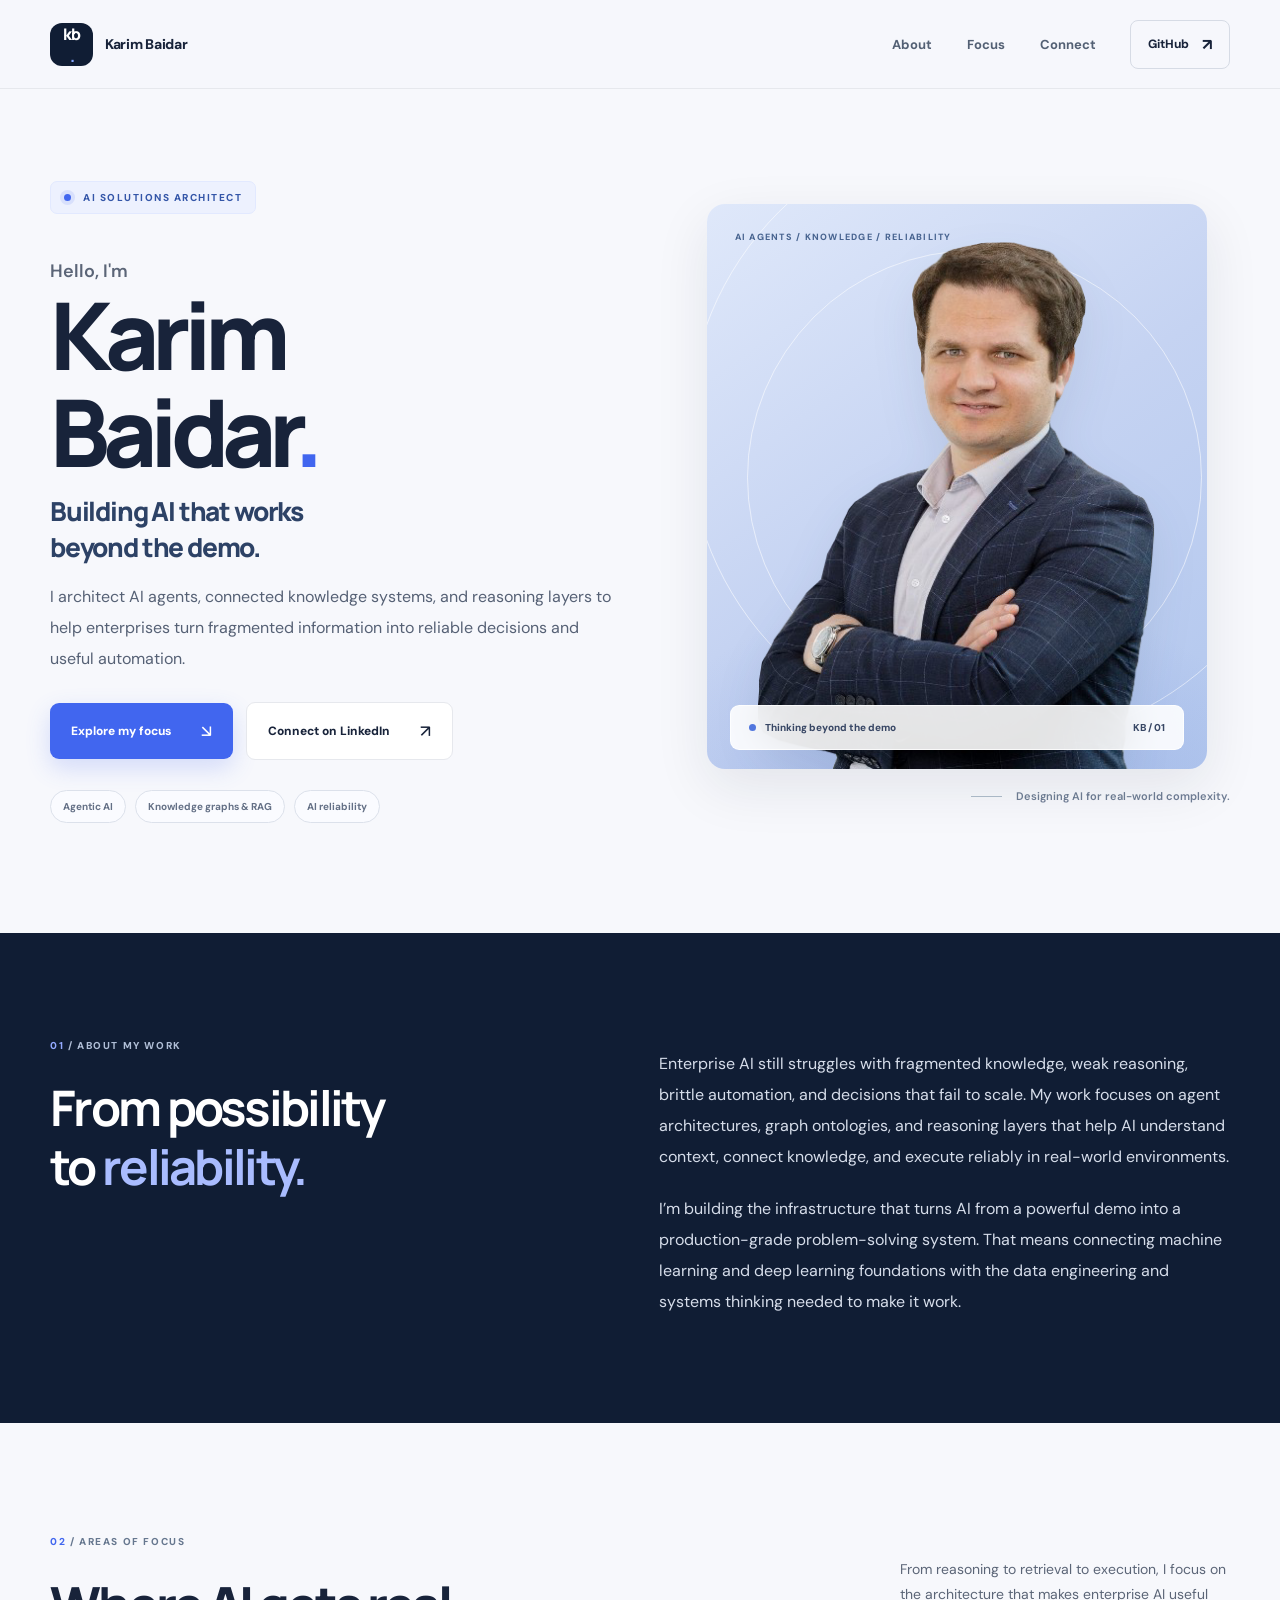
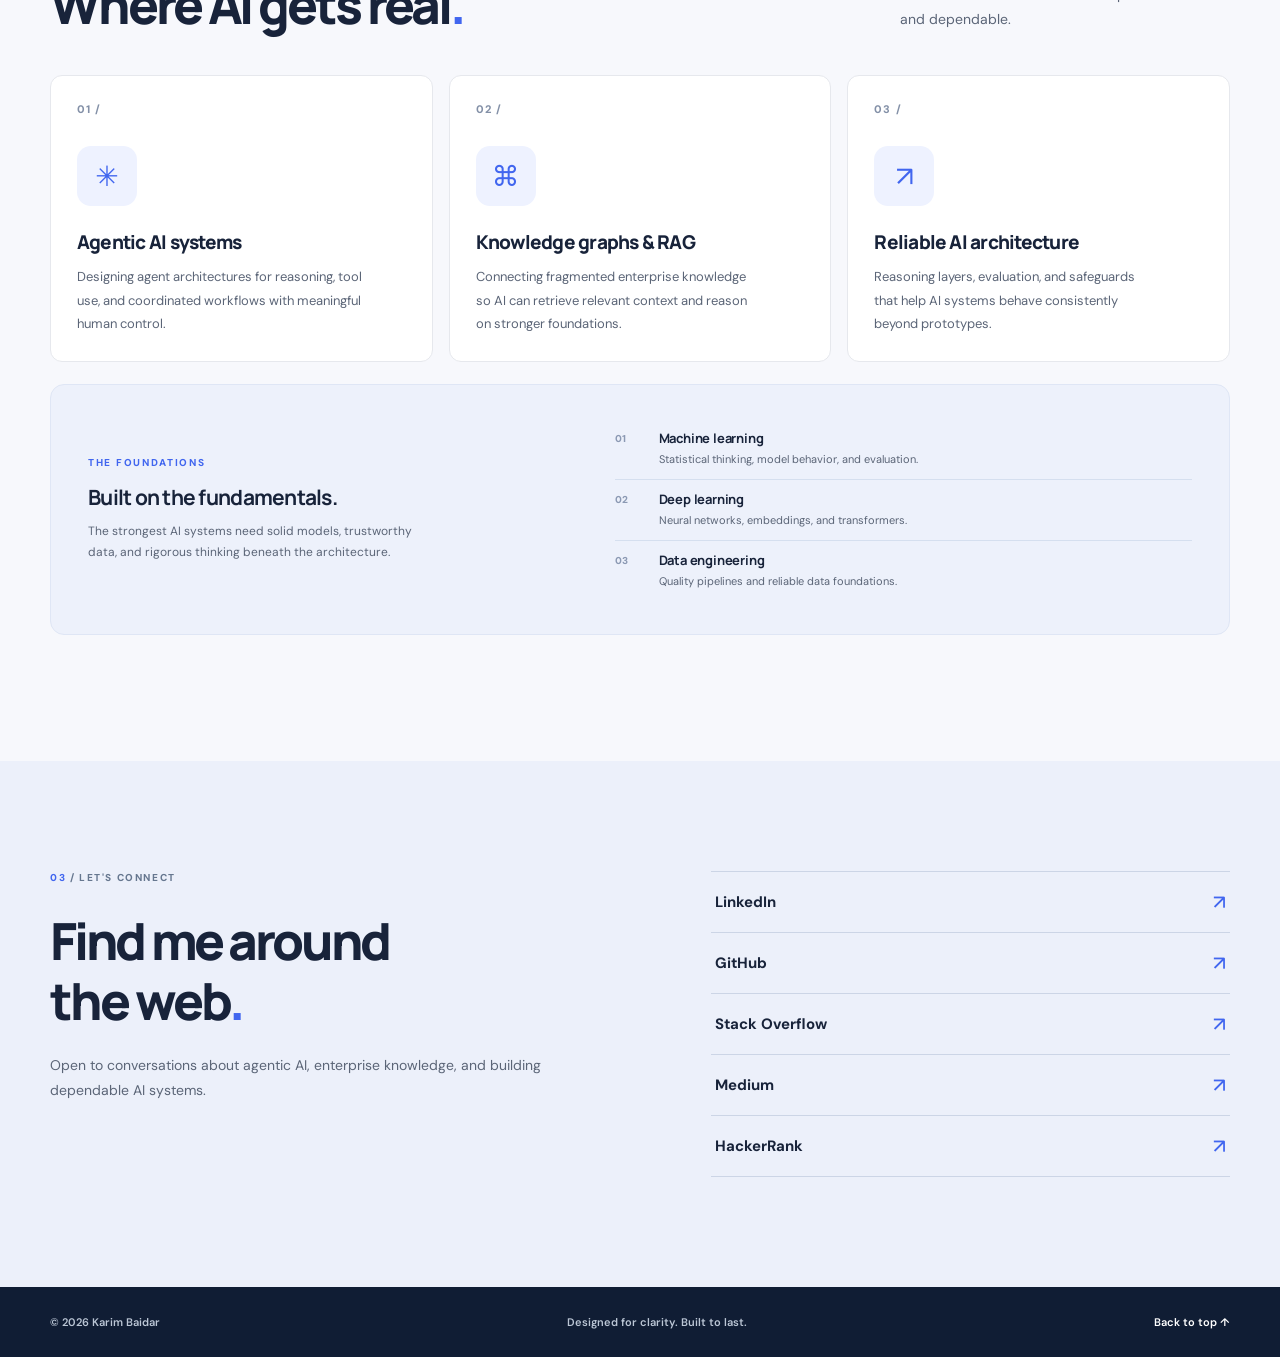
<file: index.html>
<!doctype html>
<html lang="en">
<head>
  <meta charset="utf-8">
  <meta name="viewport" content="width=device-width, initial-scale=1">
  <meta name="theme-color" content="#f7f8fc">
  <meta name="color-scheme" content="light">
  <meta name="description" content="Karim Baidar is an AI Solutions Architect focused on agentic AI, knowledge graphs, RAG, reliable AI architecture, machine learning, deep learning, and data engineering.">
  <meta name="author" content="Karim Baidar">
  <meta property="og:type" content="website">
  <meta property="og:title" content="Karim Baidar | AI Solutions Architect">
  <meta property="og:description" content="Enterprise AI architecture for agentic workflows, connected knowledge, and dependable systems beyond the demo.">
  <meta property="og:url" content="https://karimbaidar.github.io/">
  <title>Karim Baidar | Enterprise AI Solutions Architect</title>
  <link rel="canonical" href="https://karimbaidar.github.io/">
  <link rel="icon" href="./favicon.svg" type="image/svg+xml">
  <link rel="preconnect" href="https://fonts.googleapis.com">
  <link rel="preconnect" href="https://fonts.gstatic.com" crossorigin>
  <link href="https://fonts.googleapis.com/css2?family=DM+Sans:wght@400;500;600;700&family=Manrope:wght@400;500;600;700;800&display=swap" rel="stylesheet">
  <link rel="stylesheet" href="./assets/css/styles.css">
</head>
<body>
  <a class="skip-link" href="#main">Skip to content</a>

  <header class="site-header">
    <div class="container nav">
      <a class="brand" href="#home" aria-label="Karim Baidar, home">
        <span class="brand-mark" aria-hidden="true">kb<span>.</span></span>
        <span class="brand-text">Karim Baidar</span>
      </a>

      <nav class="nav-links" aria-label="Main navigation">
        <a href="#about">About</a>
        <a href="#focus">Focus</a>
        <a href="#connect">Connect</a>
      </nav>
      <a class="nav-profile" href="https://github.com/karimbaidar" target="_blank" rel="noopener noreferrer">GitHub <span aria-hidden="true">↗</span></a>
    </div>
  </header>

  <main id="main">
    <section class="hero container" id="home" aria-labelledby="hero-title">
      <div class="hero-copy">
        <div class="eyebrow"><span class="status-dot" aria-hidden="true"></span> AI SOLUTIONS ARCHITECT</div>
        <p class="hero-greeting">Hello, I'm</p>
        <h1 id="hero-title">Karim<br>Baidar<span class="dot">.</span></h1>
        <p class="hero-positioning">Building AI that works<br> beyond the demo.</p>
        <p class="hero-lead">I architect AI agents, connected knowledge systems, and reasoning layers to help enterprises turn fragmented information into reliable decisions and useful automation.</p>
        <div class="hero-actions">
          <a class="btn btn-primary" href="#focus">Explore my focus <span aria-hidden="true">↘</span></a>
          <a class="btn btn-secondary" href="https://www.linkedin.com/in/karimbaidar" target="_blank" rel="noopener noreferrer">Connect on LinkedIn <span aria-hidden="true">↗</span></a>
        </div>
        <div class="hero-tags" aria-label="Areas of expertise">
          <span>Agentic AI</span><span>Knowledge graphs &amp; RAG</span><span>AI reliability</span>
        </div>
      </div>

      <div class="hero-visual">
        <div class="portrait-frame">
          <div class="portrait-orbit orbit-one" aria-hidden="true"></div>
          <div class="portrait-orbit orbit-two" aria-hidden="true"></div>
          <span class="portrait-top-label" aria-hidden="true">AI AGENTS / KNOWLEDGE / RELIABILITY</span>
          <img class="portrait" src="./kb.png" alt="Portrait of Karim Baidar" width="650" height="700" fetchpriority="high">
          <div class="portrait-bottom">
            <span><span class="portrait-dot" aria-hidden="true"></span> Thinking beyond the demo</span>
            <span aria-hidden="true">KB / 01</span>
          </div>
        </div>
        <div class="portrait-note"><span class="note-line" aria-hidden="true"></span> Designing AI for real-world complexity.</div>
      </div>
    </section>

    <section class="about-section" id="about" aria-labelledby="about-title">
      <div class="container about-grid">
        <div class="section-heading-group">
          <div class="section-kicker"><span>01</span> / ABOUT MY WORK</div>
          <h2 id="about-title">From possibility<br>to <em>reliability.</em></h2>
        </div>
        <div class="about-copy">
          <p>Enterprise AI still struggles with fragmented knowledge, weak reasoning, brittle automation, and decisions that fail to scale. My work focuses on agent architectures, graph ontologies, and reasoning layers that help AI understand context, connect knowledge, and execute reliably in real-world environments.</p>
          <p>I’m building the infrastructure that turns AI from a powerful demo into a production-grade problem-solving system. That means connecting machine learning and deep learning foundations with the data engineering and systems thinking needed to make it work.</p>
        </div>
      </div>
    </section>

    <section class="focus-section" id="focus" aria-labelledby="focus-title">
      <div class="container">
        <div class="focus-heading">
          <div>
            <div class="section-kicker"><span>02</span> / AREAS OF FOCUS</div>
            <h2 id="focus-title">Where AI gets real<span class="dot">.</span></h2>
          </div>
          <p>From reasoning to retrieval to execution, I focus on the architecture that makes enterprise AI useful and dependable.</p>
        </div>
        <div class="focus-grid">
          <article class="focus-card">
            <span class="focus-number">01 /</span>
            <span class="focus-glyph" aria-hidden="true">✳</span>
            <h3>Agentic AI systems</h3>
            <p>Designing agent architectures for reasoning, tool use, and coordinated workflows with meaningful human control.</p>
          </article>
          <article class="focus-card">
            <span class="focus-number">02 /</span>
            <span class="focus-glyph" aria-hidden="true">⌘</span>
            <h3>Knowledge graphs &amp; RAG</h3>
            <p>Connecting fragmented enterprise knowledge so AI can retrieve relevant context and reason on stronger foundations.</p>
          </article>
          <article class="focus-card">
            <span class="focus-number">03 /</span>
            <span class="focus-glyph" aria-hidden="true">↗</span>
            <h3>Reliable AI architecture</h3>
            <p>Reasoning layers, evaluation, and safeguards that help AI systems behave consistently beyond prototypes.</p>
          </article>
        </div>
        <div class="foundation-band" aria-labelledby="foundation-title">
          <div class="foundation-intro">
            <p class="foundation-kicker">THE FOUNDATIONS</p>
            <h3 id="foundation-title">Built on the fundamentals.</h3>
            <p>The strongest AI systems need solid models, trustworthy data, and rigorous thinking beneath the architecture.</p>
          </div>
          <div class="foundation-list">
            <div class="foundation-item">
              <span class="foundation-count" aria-hidden="true">01</span>
              <div><strong>Machine learning</strong><span>Statistical thinking, model behavior, and evaluation.</span></div>
            </div>
            <div class="foundation-item">
              <span class="foundation-count" aria-hidden="true">02</span>
              <div><strong>Deep learning</strong><span>Neural networks, embeddings, and transformers.</span></div>
            </div>
            <div class="foundation-item">
              <span class="foundation-count" aria-hidden="true">03</span>
              <div><strong>Data engineering</strong><span>Quality pipelines and reliable data foundations.</span></div>
            </div>
          </div>
        </div>
      </div>
    </section>

    <section class="connect-section" id="connect" aria-labelledby="connect-title">
      <div class="container connect-inner">
        <div class="connect-heading">
          <div class="section-kicker"><span>03</span> / LET'S CONNECT</div>
          <h2 id="connect-title">Find me around<br>the web<span class="dot">.</span></h2>
          <p>Open to conversations about agentic AI, enterprise knowledge, and building dependable AI systems.</p>
        </div>
        <div class="social-list" aria-label="Profiles and social links">
          <a href="https://www.linkedin.com/in/karimbaidar" target="_blank" rel="noopener noreferrer"><span>LinkedIn</span><span aria-hidden="true">↗</span></a>
          <a href="https://github.com/karimbaidar" target="_blank" rel="noopener noreferrer"><span>GitHub</span><span aria-hidden="true">↗</span></a>
          <a href="https://stackoverflow.com/users/3154336/karim-baidar" target="_blank" rel="noopener noreferrer"><span>Stack Overflow</span><span aria-hidden="true">↗</span></a>
          <a href="https://medium.com/@karimbaidar" target="_blank" rel="noopener noreferrer"><span>Medium</span><span aria-hidden="true">↗</span></a>
          <a href="https://www.hackerrank.com/profile/karimbaidar" target="_blank" rel="noopener noreferrer"><span>HackerRank</span><span aria-hidden="true">↗</span></a>
        </div>
      </div>
    </section>
  </main>

  <footer class="footer">
    <div class="container footer-inner">
      <span>© 2026 Karim Baidar</span>
      <span>Designed for clarity. Built to last.</span>
      <a href="#home">Back to top <span aria-hidden="true">↑</span></a>
    </div>
  </footer>
</body>
</html>
</file>
<file: assets/css/styles.css>
/* A lightweight personal site: no framework or build step required. */
:root{
  --bg:#f7f8fc;
  --paper:#fff;
  --ink:#18233a;
  --ink-deep:#101d34;
  --muted:#5b6577;
  --subtle:#8993a2;
  --blue:#4166ef;
  --blue-deep:#2d4bd1;
  --line:#e6e8ed;
  --radius:16px;
}
*,*::before,*::after{box-sizing:border-box}
html{scroll-behavior:smooth;scroll-padding-top:100px}
body{margin:0;background:var(--bg);color:var(--ink);font-family:"DM Sans",system-ui,-apple-system,BlinkMacSystemFont,"Segoe UI",sans-serif;-webkit-font-smoothing:antialiased}
a{color:inherit;text-decoration:none}
img{max-width:100%;display:block}
button,a{-webkit-tap-highlight-color:transparent}
a:focus-visible{outline:3px solid var(--blue);outline-offset:4px;border-radius:4px}
::selection{background:#b9caff;color:var(--ink-deep)}
.container{width:min(1180px,calc(100% - 80px));margin-inline:auto}
.skip-link{position:fixed;top:-80px;left:16px;padding:12px 18px;background:#fff;color:var(--ink-deep);z-index:999;box-shadow:0 3px 12px #0002}
.skip-link:focus{top:12px}
.site-header{position:relative;z-index:5;background:rgba(247,248,252,.92);border-bottom:1px solid var(--line)}
.nav{height:88px;display:flex;align-items:center;gap:34px}
.brand{display:inline-flex;align-items:center;gap:12px;margin-right:auto}
.brand-mark{display:grid;place-items:center;width:43px;height:43px;border-radius:12px;background:var(--ink-deep);color:#fff;font-family:"Manrope",sans-serif;font-size:16px;font-weight:800;letter-spacing:-1px}
.brand-mark span{color:#86a7ff}
.brand-text{font-size:14px;font-weight:800;letter-spacing:-.02em}
.nav-links{display:flex;align-items:center;gap:35px}
.nav-links a{font-size:13px;color:#536074;font-weight:700;transition:color .2s}
.nav-links a:hover,.nav-profile:hover{color:var(--blue)}
.nav-profile{display:inline-flex;align-items:center;gap:13px;padding:13px 17px;border:1px solid #d6dbe5;border-radius:8px;font-weight:800;font-size:12px;transition:color .2s,border-color .2s}
.nav-profile span{font-size:16px}
.hero{padding-top:92px;padding-bottom:106px;min-height:735px;display:grid;grid-template-columns:minmax(0,1.05fr) minmax(0,.95fr);gap:78px;align-items:center}
.hero-copy{min-width:0;padding-bottom:4px}
.eyebrow{display:inline-flex;align-items:center;gap:12px;padding:9px 13px;background:#edf1fe;border:1px solid #e2e9ff;border-radius:7px;font-size:10px;font-weight:800;letter-spacing:.15em;color:#3456a8}
.status-dot{width:7px;height:7px;border-radius:50%;background:var(--blue);box-shadow:0 0 0 4px rgba(65,102,239,.12)}
.hero-greeting{font-size:18px;color:var(--muted);font-weight:600;margin:45px 0 3px}
h1,h2,h3,p{margin-top:0}
h1,h2,h3{font-family:"Manrope",sans-serif}
.hero h1{font-weight:800;font-size:clamp(60px,7.3vw,105px);letter-spacing:-.075em;line-height:1.035;margin:0 0 15px}
.hero-positioning{font-family:"Manrope",sans-serif;font-weight:800;font-size:clamp(20px,2.05vw,27px);letter-spacing:-.045em;line-height:1.35;color:#2d4266;margin:0 0 17px}
.dot{color:var(--blue)}
.hero-lead{font-size:16px;line-height:1.93;color:#566175;max-width:570px;margin-bottom:27px}
.hero-actions{display:flex;align-items:center;gap:13px;flex-wrap:wrap}
.btn{display:inline-flex;align-items:center;justify-content:space-between;gap:30px;border-radius:9px;padding:17px 21px;font-size:12px;font-weight:800;transition:background .2s,transform .2s,box-shadow .2s}
.btn:hover{transform:translateY(-2px)}
.btn span{font-size:17px;font-weight:500}
.btn-primary{background:var(--blue);color:#fff;box-shadow:0 9px 24px rgba(65,102,239,.2)}
.btn-primary:hover{background:var(--blue-deep);box-shadow:0 12px 28px rgba(65,102,239,.25)}
.btn-secondary{background:#fff;border:1px solid var(--line);color:var(--ink)}
.btn-secondary:hover{background:#f4f6fb}
.hero-tags{display:flex;gap:9px;flex-wrap:wrap;margin-top:30px}
.hero-tags span{font-size:10px;font-weight:700;color:#647086;border:1px solid #dce1eb;border-radius:100px;padding:9px 12px;background:#fafbff}
.hero-visual{position:relative;min-width:0}
.portrait-frame{height:565px;max-width:500px;position:relative;overflow:hidden;border-radius:18px;background:linear-gradient(145deg,#dfe8fa 0%,#c5d3f2 50%,#b2c7ee 100%);isolation:isolate;box-shadow:0 18px 55px rgba(24,35,58,.09)}
.portrait-frame::after{content:"";position:absolute;z-index:-1;inset:auto -20% -40% -20%;height:75%;background:radial-gradient(ellipse,rgba(89,118,201,.26),transparent 65%)}
.portrait-orbit{position:absolute;z-index:-1;pointer-events:none;border:1px solid rgba(255,255,255,.56);border-radius:50%;aspect-ratio:1}
.orbit-one{width:91%;top:8%;left:8%}
.orbit-two{width:125%;top:-15%;left:-4%}
.portrait-top-label{position:absolute;top:27px;left:28px;color:#47638f;font-size:9px;letter-spacing:.14em;font-weight:800;z-index:3}
.portrait{position:absolute;z-index:1;width:106%;max-width:none;height:94%;bottom:0;left:50%;transform:translateX(-50%);object-fit:contain;object-position:bottom center;filter:drop-shadow(0 20px 22px rgba(31,51,89,.09))}
.portrait-bottom{position:absolute;z-index:3;bottom:19px;left:23px;right:23px;padding:15px 18px;background:rgba(255,255,255,.89);backdrop-filter:blur(18px);border:1px solid rgba(255,255,255,.8);border-radius:9px;display:flex;justify-content:space-between;align-items:center;gap:8px;color:#384765;font-size:10px;font-weight:800}
.portrait-dot{display:inline-block;height:7px;width:7px;background:#5176de;border-radius:50%;margin-right:7px}
.portrait-note{display:flex;align-items:center;gap:14px;justify-content:flex-end;font-size:11px;color:#707e95;font-weight:600;margin-top:20px}
.note-line{width:31px;height:1px;background:#b0bdcc}
.about-section{padding:106px 0;background:var(--ink-deep);color:#fff}
.about-grid{display:grid;grid-template-columns:.9fr 1.1fr;gap:12%}
.section-kicker{font-size:10px;letter-spacing:.16em;font-weight:800;color:#66778f;margin-bottom:27px}
.section-kicker span{color:var(--blue)}
.about-section .section-kicker{color:#b0bed6}
.about-section .section-kicker span{color:#94aaff}
.about-section h2{font-size:clamp(32px,4vw,49px);line-height:1.2;letter-spacing:-.055em;margin:0}
.about-section h2 em{font-style:normal;color:#a9bcff}
.about-copy{padding-top:9px}
.about-copy p{font-size:16px;line-height:1.95;color:#d6ddea;margin:0 0 20px}
.about-copy p:last-child{margin-bottom:0}
.focus-section{padding:112px 0 126px}
.focus-heading{display:flex;align-items:end;justify-content:space-between;gap:50px;margin-bottom:40px}
.focus-heading h2,.connect-heading h2{font-size:clamp(32px,4vw,52px);line-height:1.17;letter-spacing:-.06em;margin:0;font-weight:800}
.focus-heading p{color:var(--muted);line-height:1.8;font-size:14px;max-width:330px;margin:0 0 3px}
.focus-grid{display:grid;grid-template-columns:repeat(3,minmax(0,1fr));gap:16px}
.focus-card{position:relative;min-height:285px;border:1px solid var(--line);border-radius:12px;padding:26px;background:#fff;display:flex;flex-direction:column;transition:transform .2s,border-color .2s,box-shadow .2s}
.focus-card:hover{transform:translateY(-4px);border-color:#b9c5ed;box-shadow:0 18px 45px rgba(25,45,92,.05)}
.focus-number{font-weight:800;font-size:11px;color:#8390a7;letter-spacing:.1em}
.focus-glyph{display:flex;align-items:center;justify-content:center;width:60px;height:60px;background:#eef2ff;color:var(--blue);border-radius:14px;font-size:28px;margin:30px 0 23px}
.focus-card h3{font-size:19px;letter-spacing:-.04em;margin:0 0 10px;font-weight:800}
.focus-card p{font-size:13px;line-height:1.8;color:var(--muted);margin:0;max-width:285px}
.foundation-band{display:grid;grid-template-columns:0.9fr 1.1fr;gap:54px;background:#edf1fb;border:1px solid #dfe6f5;border-radius:14px;margin-top:22px;padding:34px 37px;align-items:center}
.foundation-kicker{font-size:10px;letter-spacing:.17em;font-weight:800;color:var(--blue);margin:0 0 15px}
.foundation-intro h3{font-size:21px;letter-spacing:-.035em;line-height:1.3;margin:0 0 10px}
.foundation-intro>p:last-child{color:var(--muted);font-size:12px;line-height:1.8;margin:0;max-width:335px}
.foundation-list{display:grid;gap:0}
.foundation-item{display:grid;grid-template-columns:32px 1fr;gap:12px;align-items:start;padding:10px 0;border-bottom:1px solid #d5dfef}
.foundation-item:last-child{border-bottom:0}
.foundation-count{color:#8b99b3;font-size:10px;font-weight:800;padding-top:3px}
.foundation-item strong{display:block;color:var(--ink);font-family:"Manrope",sans-serif;font-size:13px;letter-spacing:-.015em;margin-bottom:4px}
.foundation-item div>span{display:block;color:var(--muted);font-size:11px;line-height:1.6}
.connect-section{background:#ecf0fa;padding:110px 0}
.connect-inner{display:grid;grid-template-columns:1fr 1fr;gap:12%;align-items:start}
.connect-heading p{margin:22px 0 0;color:var(--muted);font-size:14px;line-height:1.8}
.social-list{display:grid;gap:0;border-top:1px solid #ccd5e6}
.social-list a{display:flex;align-items:center;justify-content:space-between;padding:17px 4px;font-size:15px;font-weight:700;border-bottom:1px solid #ccd5e6;transition:padding .2s,color .2s}
.social-list a span:last-child{font-size:20px;font-weight:500;color:var(--blue)}
.social-list a:hover{padding-left:12px;color:var(--blue)}
.footer{background:var(--ink-deep);color:#bbc6d5;padding:28px 0}
.footer-inner{display:flex;justify-content:space-between;align-items:center;gap:20px;font-size:11px;font-weight:600}
.footer a{color:#fff}
.footer a:hover{color:#a9bcff}
@media(max-width:1080px){
 .hero{gap:38px}
 .hero h1{font-size:clamp(60px,7vw,84px)}
 .portrait-frame{height:505px}
 .hero-lead{font-size:14px}
 .about-grid,.connect-inner{gap:7%}
}
@media(max-width:800px){
 .container{width:min(100% - 48px,650px)}
 .nav{height:76px}
 .nav-links{gap:20px}
 .hero{grid-template-columns:1fr;gap:48px;padding-top:66px;padding-bottom:80px;min-height:auto}
 .hero h1{font-size:clamp(66px,13vw,99px)}
 .hero-copy{max-width:680px}
 .hero-visual{width:min(100%,530px);justify-self:center}
 .portrait-frame{height:490px;width:100%}
 .hero-tags{margin-top:32px}
 .about-grid,.connect-inner{grid-template-columns:1fr;gap:34px}
 .about-section,.connect-section{padding:75px 0}
 .focus-section{padding:82px 0 94px}
 .focus-grid{grid-template-columns:1fr;gap:12px}
 .focus-card{min-height:0;padding:24px}
 .focus-glyph{margin:18px 0}
 .focus-heading{align-items:start;flex-direction:column;gap:16px}
 .focus-heading p{max-width:540px}
 .foundation-band{grid-template-columns:1fr;gap:20px;padding:28px 25px}
 .foundation-intro>p:last-child{max-width:540px}
 .connect-heading p{margin-bottom:5px}
}
@media(max-width:500px){
 .container{width:calc(100% - 38px)}
 .brand-text{display:none}
 .nav-links{gap:15px}
 .nav-links a{font-size:12px}
 .nav-profile{padding:11px 12px;font-size:11px}
 .nav{gap:14px}
 .hero{padding-top:48px;gap:36px}
 .hero h1{font-size:clamp(58px,17vw,83px)}
 .hero-greeting{margin-top:33px}
 .hero-lead{font-size:14px;line-height:1.8}
 .hero-actions{flex-direction:column;align-items:stretch}
 .btn{width:100%}
 .hero-tags span{font-size:10px}
 .foundation-band{padding:25px 21px}
 .foundation-intro h3{font-size:19px}
 .portrait-frame{height:390px}
 .portrait-top-label{top:22px;left:20px;font-size:8px}
 .portrait-bottom{left:14px;right:14px;bottom:14px;padding:13px 12px;font-size:9px}
 .portrait-note{font-size:10px}
 .focus-heading h2,.connect-heading h2{font-size:36px}
 .about-section h2{font-size:35px}
 .about-copy p{font-size:14px}
 .footer-inner{flex-wrap:wrap}
 .footer-inner>span:nth-child(2){display:none}
}
@media(max-width:365px){
 .nav-links{gap:11px}
 .nav-profile{display:none}
 .portrait-frame{height:340px}
 .hero h1{font-size:59px}
}
@media(prefers-reduced-motion:reduce){html{scroll-behavior:auto}*,*::before,*::after{transition:none!important;animation:none!important}}
</file>
